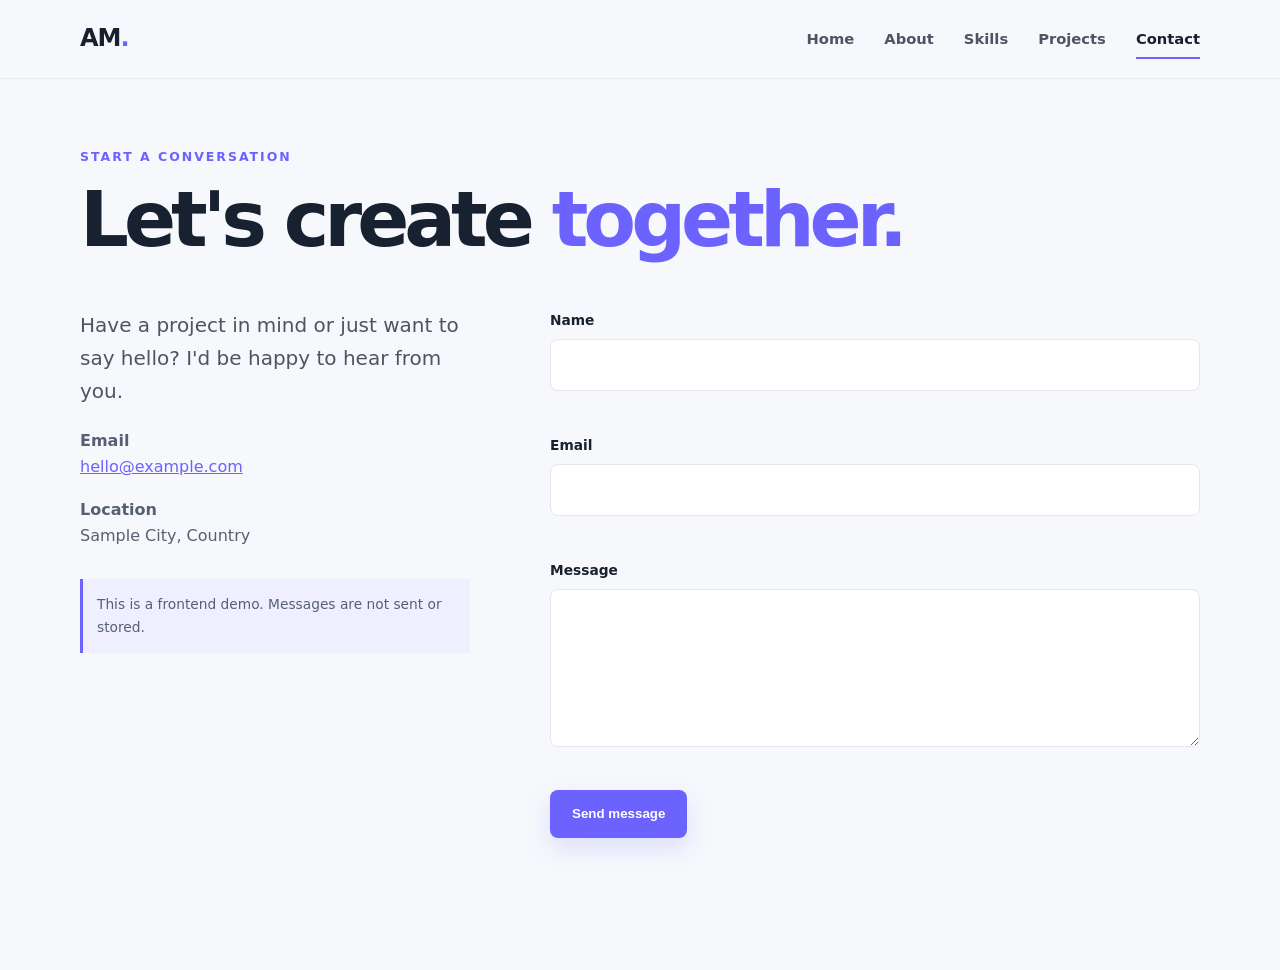
<file: contact.html>
<!doctype html>
<html lang="en">
<head>
  <meta charset="utf-8">
  <meta name="viewport" content="width=device-width, initial-scale=1">
  <meta name="description" content="Contact Alex Morgan.">
  <title>Contact | Alex Morgan</title>
  <link rel="stylesheet" href="style.css">
</head>
<body>
  <header class="site-header">
    <nav class="nav container" aria-label="Primary navigation">
      <a class="brand" href="index.html" aria-label="Alex Morgan home">AM<span>.</span></a>
      <button class="nav-toggle" type="button" aria-expanded="false" aria-controls="nav-links">Menu</button>
      <div class="nav-links" id="nav-links">
        <a href="index.html">Home</a><a href="about.html">About</a><a href="skills.html">Skills</a>
        <a href="projects.html">Projects</a><a class="active" href="contact.html" aria-current="page">Contact</a>
      </div>
    </nav>
  </header>
  <main class="container page">
    <header class="page-header">
      <p class="eyebrow">Start a conversation</p>
      <h1>Let's create <span>together.</span></h1>
    </header>
    <section class="contact-grid">
      <div class="contact-details">
        <p class="lead">Have a project in mind or just want to say hello? I'd be happy to hear from you.</p>
        <p><strong>Email</strong><br><a href="mailto:hello@example.com">hello@example.com</a></p>
        <p><strong>Location</strong><br>Sample City, Country</p>
        <p class="form-note">This is a frontend demo. Messages are not sent or stored.</p>
      </div>
      <form id="contact-form" novalidate>
        <div class="field">
          <label for="name">Name</label>
          <input id="name" name="name" type="text" autocomplete="name" required>
          <span class="error" id="name-error"></span>
        </div>
        <div class="field">
          <label for="email">Email</label>
          <input id="email" name="email" type="email" autocomplete="email" required>
          <span class="error" id="email-error"></span>
        </div>
        <div class="field">
          <label for="message">Message</label>
          <textarea id="message" name="message" rows="5" required></textarea>
          <span class="error" id="message-error"></span>
        </div>
        <button class="button" type="submit">Send message</button>
        <p class="form-status" role="status" aria-live="polite"></p>
      </form>
    </section>
  </main>
  <script src="script.js"></script>
</body>
</html>
</file>
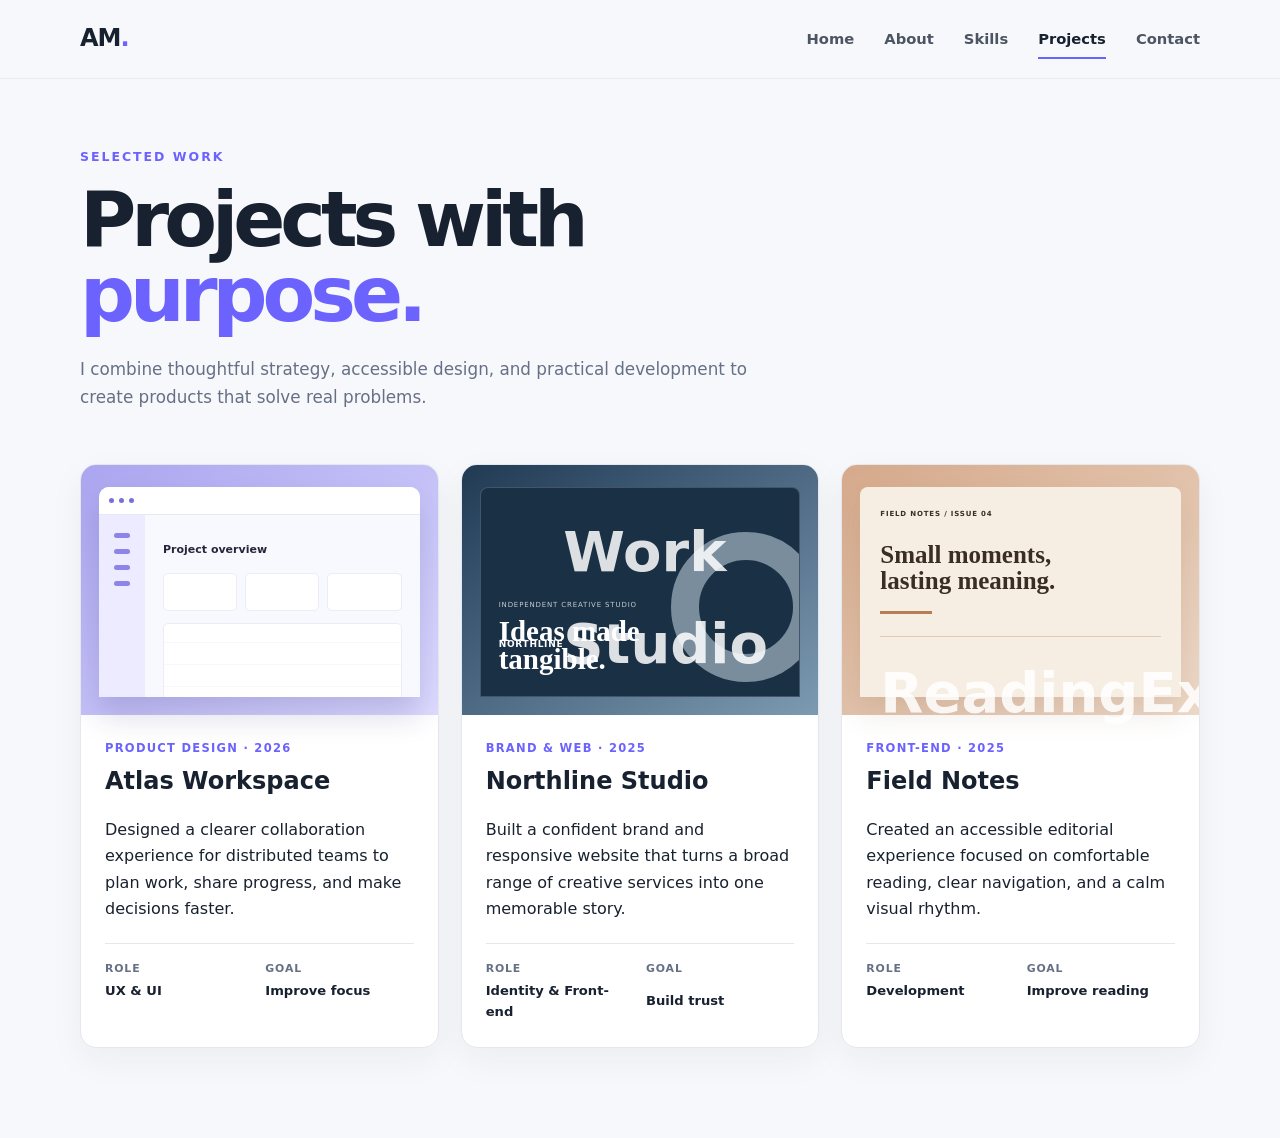
<file: projects.html>
<!doctype html>
<html lang="en">
<head>
  <meta charset="utf-8">
  <meta name="viewport" content="width=device-width, initial-scale=1">
  <meta name="description" content="Selected projects by Alex Morgan.">
  <title>Projects | Alex Morgan</title>
  <link rel="stylesheet" href="style.css">
</head>
<body>
  <header class="site-header">
    <nav class="nav container" aria-label="Primary navigation">
      <a class="brand" href="index.html" aria-label="Alex Morgan home">AM<span>.</span></a>
      <button class="nav-toggle" type="button" aria-expanded="false" aria-controls="nav-links">Menu</button>
      <div class="nav-links" id="nav-links">
        <a href="index.html">Home</a><a href="about.html">About</a><a href="skills.html">Skills</a>
        <a class="active" href="projects.html" aria-current="page">Projects</a><a href="contact.html">Contact</a>
      </div>
    </nav>
  </header>
  <main class="container page">
    <header class="page-header">
      <p class="eyebrow">Selected work</p>
      <h1>Projects with <span>purpose.</span></h1>
      <p class="page-intro">I combine thoughtful strategy, accessible design, and practical development to create products that solve real problems.</p>
    </header>
    <section class="project-grid" aria-label="Selected projects">
      <article class="project-card">
        <div class="project-visual visual-one" aria-label="Atlas Workspace dashboard preview">
          <div class="mockup-dashboard">
            <div class="mockup-top"><span></span><span></span><span></span></div>
            <div class="mockup-body">
              <aside><i></i><i></i><i></i><i></i></aside>
              <div class="mockup-main">
                <strong>Project overview</strong>
                <div class="mockup-stats"><b></b><b></b><b></b></div>
                <div class="mockup-chart"></div>
              </div>
            </div>
          </div>
        </div>
        <div class="project-content">
          <p class="tag">Product Design · 2026</p>
          <h2>Atlas Workspace</h2>
          <p>Designed a clearer collaboration experience for distributed teams to plan work, share progress, and make decisions faster.</p>
          <dl class="project-meta"><div><dt>Role</dt><dd>UX &amp; UI</dd></div><div><dt>Goal</dt><dd>Improve focus</dd></div></dl>
        </div>
      </article>
      <article class="project-card">
        <div class="project-visual visual-two" aria-label="Northline Studio website preview">
          <div class="mockup-brand">
            <div class="brand-nav"><strong>NORTHLINE</strong><span>Work &nbsp; Studio &nbsp; Contact</span></div>
            <div class="brand-hero"><small>Independent creative studio</small><b>Ideas made<br>tangible.</b></div>
            <div class="brand-shape"></div>
          </div>
        </div>
        <div class="project-content">
          <p class="tag">Brand &amp; Web · 2025</p>
          <h2>Northline Studio</h2>
          <p>Built a confident brand and responsive website that turns a broad range of creative services into one memorable story.</p>
          <dl class="project-meta"><div><dt>Role</dt><dd>Identity &amp; Front-end</dd></div><div><dt>Goal</dt><dd>Build trust</dd></div></dl>
        </div>
      </article>
      <article class="project-card">
        <div class="project-visual visual-three" aria-label="Field Notes reading interface preview">
          <div class="mockup-editorial">
            <p>FIELD NOTES / ISSUE 04</p>
            <h3>Small moments,<br>lasting meaning.</h3>
            <div class="editorial-line"></div>
            <div class="editorial-footer"><span>Reading 8 min</span><span>Explore →</span></div>
          </div>
        </div>
        <div class="project-content">
          <p class="tag">Front-end · 2025</p>
          <h2>Field Notes</h2>
          <p>Created an accessible editorial experience focused on comfortable reading, clear navigation, and a calm visual rhythm.</p>
          <dl class="project-meta"><div><dt>Role</dt><dd>Development</dd></div><div><dt>Goal</dt><dd>Improve reading</dd></div></dl>
        </div>
      </article>
    </section>
  </main>
  <script src="script.js"></script>
</body>
</html>
</file>
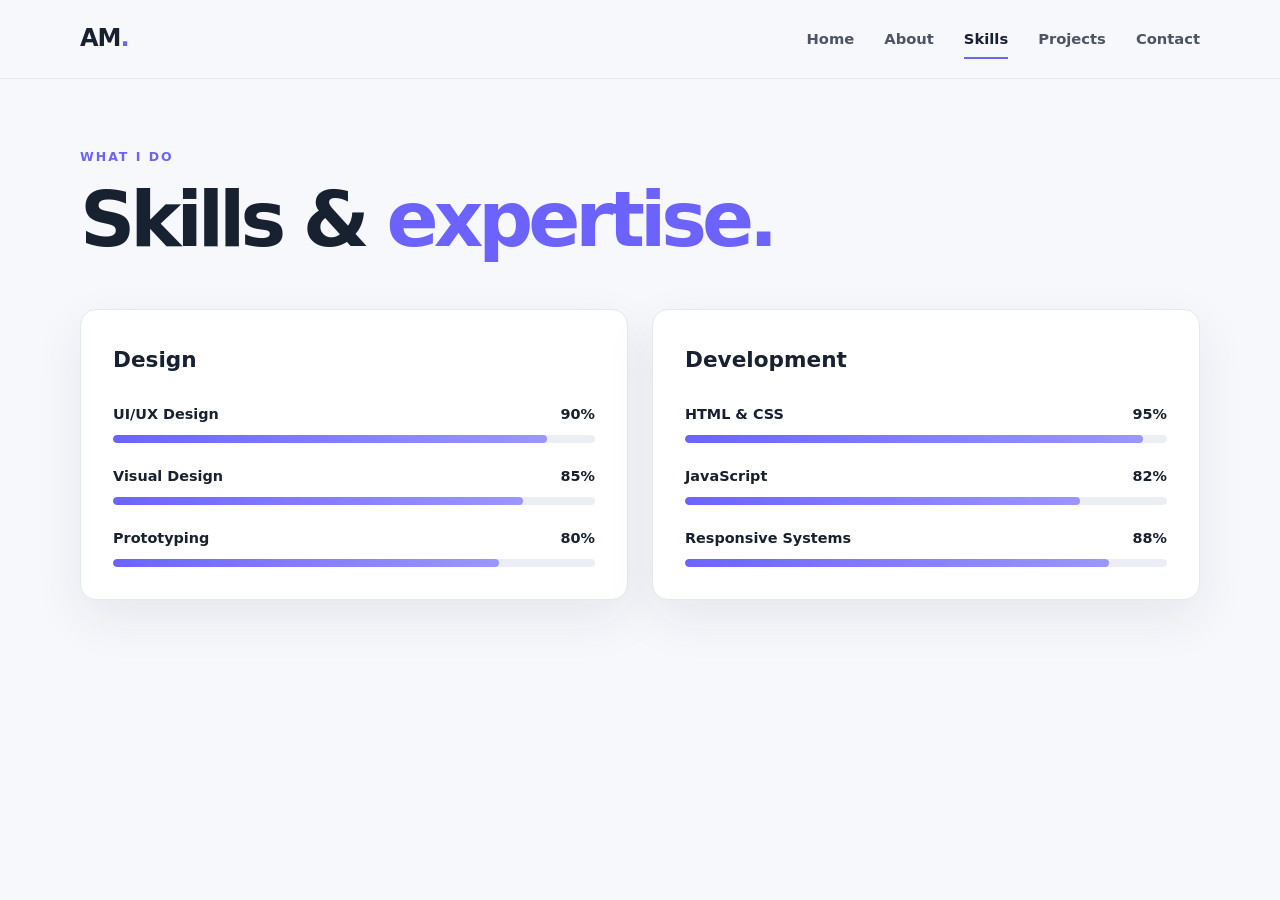
<file: skills.html>
<!doctype html>
<html lang="en">
<head>
  <meta charset="utf-8">
  <meta name="viewport" content="width=device-width, initial-scale=1">
  <meta name="description" content="Skills and expertise of Alex Morgan.">
  <title>Skills | Alex Morgan</title>
  <link rel="stylesheet" href="style.css">
</head>
<body>
  <header class="site-header">
    <nav class="nav container" aria-label="Primary navigation">
      <a class="brand" href="index.html" aria-label="Alex Morgan home">AM<span>.</span></a>
      <button class="nav-toggle" type="button" aria-expanded="false" aria-controls="nav-links">Menu</button>
      <div class="nav-links" id="nav-links">
        <a href="index.html">Home</a><a href="about.html">About</a>
        <a class="active" href="skills.html" aria-current="page">Skills</a><a href="projects.html">Projects</a><a href="contact.html">Contact</a>
      </div>
    </nav>
  </header>
  <main class="container page">
    <header class="page-header">
      <p class="eyebrow">What I do</p>
      <h1>Skills &amp; <span>expertise.</span></h1>
    </header>
    <section class="skills-grid" aria-label="Skill levels">
      <article class="skills-card">
        <h2>Design</h2>
        <div class="skill"><div class="skill-label"><span>UI/UX Design</span><span>90%</span></div><div class="progress" role="progressbar" aria-label="UI/UX Design" aria-valuemin="0" aria-valuemax="100" aria-valuenow="90"><span style="--level:90%"></span></div></div>
        <div class="skill"><div class="skill-label"><span>Visual Design</span><span>85%</span></div><div class="progress" role="progressbar" aria-label="Visual Design" aria-valuemin="0" aria-valuemax="100" aria-valuenow="85"><span style="--level:85%"></span></div></div>
        <div class="skill"><div class="skill-label"><span>Prototyping</span><span>80%</span></div><div class="progress" role="progressbar" aria-label="Prototyping" aria-valuemin="0" aria-valuemax="100" aria-valuenow="80"><span style="--level:80%"></span></div></div>
      </article>
      <article class="skills-card">
        <h2>Development</h2>
        <div class="skill"><div class="skill-label"><span>HTML &amp; CSS</span><span>95%</span></div><div class="progress" role="progressbar" aria-label="HTML and CSS" aria-valuemin="0" aria-valuemax="100" aria-valuenow="95"><span style="--level:95%"></span></div></div>
        <div class="skill"><div class="skill-label"><span>JavaScript</span><span>82%</span></div><div class="progress" role="progressbar" aria-label="JavaScript" aria-valuemin="0" aria-valuemax="100" aria-valuenow="82"><span style="--level:82%"></span></div></div>
        <div class="skill"><div class="skill-label"><span>Responsive Systems</span><span>88%</span></div><div class="progress" role="progressbar" aria-label="Responsive Systems" aria-valuemin="0" aria-valuemax="100" aria-valuenow="88"><span style="--level:88%"></span></div></div>
      </article>
    </section>
  </main>
  <script src="script.js"></script>
</body>
</html>
</file>
<file: style.css>
:root {
  --ink: #18212f;
  --muted: #667085;
  --accent: #6c63ff;
  --accent-dark: #5047dc;
  --paper: #f7f8fc;
  --surface: #ffffff;
  --line: #e5e7ef;
  --shadow: 0 18px 50px rgba(24, 33, 47, .08);
}

* { box-sizing: border-box; }
html { scroll-behavior: smooth; }
body {
  margin: 0;
  min-height: 100vh;
  color: var(--ink);
  background: var(--paper);
  font-family: Inter, ui-sans-serif, system-ui, -apple-system, BlinkMacSystemFont, "Segoe UI", sans-serif;
  line-height: 1.65;
}
img { max-width: 100%; display: block; }
a { color: inherit; }
.container { width: min(1120px, calc(100% - 40px)); margin-inline: auto; }
.site-header { background: rgba(247, 248, 252, .94); border-bottom: 1px solid rgba(229, 231, 239, .8); position: sticky; top: 0; z-index: 20; backdrop-filter: blur(12px); }
.nav { height: 78px; display: flex; align-items: center; justify-content: space-between; }
.brand { font-size: 1.5rem; font-weight: 900; text-decoration: none; letter-spacing: -.04em; }
.brand span, h1 span { color: var(--accent); }
.nav-links { display: flex; align-items: center; gap: 30px; }
.nav-links a { text-decoration: none; color: #4d5563; font-size: .92rem; font-weight: 700; position: relative; }
.nav-links a::after { content: ""; position: absolute; left: 0; right: 100%; bottom: -8px; height: 2px; background: var(--accent); transition: right .2s ease; }
.nav-links a:hover::after, .nav-links a.active::after { right: 0; }
.nav-links a.active { color: var(--ink); }
.nav-toggle { display: none; border: 0; background: transparent; color: var(--ink); font-weight: 800; }

.hero { min-height: 610px; display: grid; grid-template-columns: 1.15fr .85fr; align-items: center; gap: 72px; padding-block: 70px; }
.eyebrow { margin: 0 0 14px; color: var(--accent); font-size: .78rem; font-weight: 900; letter-spacing: .16em; text-transform: uppercase; }
h1 { margin: 0; font-size: clamp(3rem, 7vw, 5.8rem); line-height: .98; letter-spacing: -.065em; }
.hero h1 { max-width: 680px; }
.lead { color: #4d5563; font-size: clamp(1.05rem, 2vw, 1.25rem); }
.hero-copy .lead { max-width: 590px; margin: 28px 0 32px; }
.button-row { display: flex; flex-wrap: wrap; gap: 12px; }
.button { min-height: 48px; display: inline-flex; align-items: center; justify-content: center; border: 0; border-radius: 8px; padding: 12px 22px; background: var(--accent); color: #fff; text-decoration: none; font-weight: 800; cursor: pointer; box-shadow: 0 10px 24px rgba(108, 99, 255, .18); transition: transform .18s ease, background .18s ease; }
.button:hover { background: var(--accent-dark); transform: translateY(-2px); }
.button-secondary { color: var(--ink); background: var(--surface); border: 1px solid var(--line); box-shadow: none; }
.button-secondary:hover { background: #f0f1f7; }
.portrait-wrap { aspect-ratio: 4 / 5; max-width: 390px; width: 100%; justify-self: end; border-radius: 48% 48% 24px 24px; overflow: hidden; background: linear-gradient(145deg, #dddafc, #aaa4ed); box-shadow: var(--shadow); }
.portrait-wrap img { width: 100%; height: 100%; object-fit: cover; }
.portrait-fallback { height: 100%; display: grid; place-items: center; color: #fff; font-size: 5rem; font-weight: 900; background: linear-gradient(145deg, #7770dc, #aaa5ef); }
.portrait-fallback[hidden] { display: none; }
.highlights { display: grid; grid-template-columns: repeat(3, 1fr); border-top: 1px solid var(--line); }
.highlights article { display: flex; align-items: baseline; gap: 12px; padding: 28px 24px; border-right: 1px solid var(--line); }
.highlights article:last-child { border-right: 0; }
.highlights strong { color: var(--accent); font-size: 1.7rem; }
.highlights span { color: var(--muted); font-size: .88rem; }

.page { padding-block: 68px 90px; }
.page-header { margin-bottom: 52px; }
.page-header h1 { max-width: 850px; font-size: clamp(3rem, 6vw, 5.2rem); }
.page-intro { max-width: 680px; margin: 24px 0 0; color: var(--muted); font-size: 1.05rem; }
.about-grid { display: grid; grid-template-columns: 360px 1fr; gap: 70px; align-items: center; }
.portrait-small { max-width: 360px; justify-self: start; }
.about-copy .lead { margin-top: 0; }
.about-copy p { max-width: 650px; color: #566071; }
.text-link { display: inline-block; margin-top: 12px; color: var(--accent); font-weight: 800; text-decoration: none; }
.text-link span { margin-left: 6px; }
.skills-grid { display: grid; grid-template-columns: repeat(2, 1fr); gap: 24px; }
.skills-card { background: var(--surface); border: 1px solid var(--line); border-radius: 16px; padding: 32px; box-shadow: var(--shadow); }
.skills-card h2 { margin: 0 0 26px; font-size: 1.35rem; }
.skill + .skill { margin-top: 22px; }
.skill-label { display: flex; justify-content: space-between; margin-bottom: 8px; font-size: .9rem; font-weight: 750; }
.progress { height: 8px; border-radius: 99px; background: #eceef5; overflow: hidden; }
.progress span { display: block; height: 100%; width: var(--level); border-radius: inherit; background: linear-gradient(90deg, var(--accent), #9b96ff); }

.project-grid { display: grid; grid-template-columns: repeat(3, 1fr); gap: 22px; }
.project-card { overflow: hidden; background: var(--surface); border: 1px solid var(--line); border-radius: 16px; box-shadow: 0 12px 35px rgba(24,33,47,.05); }
.project-visual { height: 250px; display: flex; align-items: flex-end; padding: 18px; background: linear-gradient(145deg, #aaa5ef, #dedcff); }
.project-visual span { color: rgba(255,255,255,.85); font-size: 3.5rem; font-weight: 900; }
.visual-two { background: linear-gradient(145deg, #203a54, #7d9ab3); }
.visual-three { background: linear-gradient(145deg, #d5a98b, #eedac9); }
.project-content { padding: 24px; }
.project-content h2 { margin: 4px 0 8px; }
.project-content p:last-child { margin: 0; color: var(--muted); }
.project-meta { display: grid; grid-template-columns: 1fr 1fr; gap: 12px; margin: 20px 0 0; padding-top: 16px; border-top: 1px solid var(--line); }
.project-meta div { display: grid; gap: 2px; }
.project-meta dt { color: var(--muted); font-size: .68rem; font-weight: 800; text-transform: uppercase; letter-spacing: .08em; }
.project-meta dd { margin: 0; font-size: .82rem; font-weight: 800; }

.mockup-dashboard { width: 100%; height: 210px; border-radius: 10px 10px 0 0; overflow: hidden; background: #f8f8ff; color: #25263a; box-shadow: 0 18px 30px rgba(45,39,120,.18); }
.mockup-top { height: 28px; display: flex; align-items: center; gap: 5px; padding: 0 10px; background: #fff; border-bottom: 1px solid #e8e8f2; }
.mockup-top span { width: 5px; height: 5px; border-radius: 50%; background: #7770dc; }
.mockup-body { display: grid; grid-template-columns: 46px 1fr; height: calc(100% - 28px); }
.mockup-body aside { display: flex; flex-direction: column; align-items: center; gap: 11px; padding-top: 18px; background: #ecebff; }
.mockup-body aside i { width: 16px; height: 5px; border-radius: 10px; background: #8b84e9; }
.mockup-main { padding: 20px 18px; }
.mockup-main strong { font-size: 11px; }
.mockup-stats { display: grid; grid-template-columns: repeat(3, 1fr); gap: 8px; margin: 12px 0; }
.mockup-stats b { height: 38px; border-radius: 5px; background: #fff; border: 1px solid #ececf5; }
.mockup-chart { height: 86px; border-radius: 5px; background: repeating-linear-gradient(0deg, #fff, #fff 21px, #f0eff8 22px), linear-gradient(135deg, transparent 48%, #7770dc 49% 51%, transparent 52%); border: 1px solid #ececf5; }

.mockup-brand { position: relative; width: 100%; height: 210px; padding: 18px 18px 14px; overflow: hidden; border: 1px solid rgba(255,255,255,.18); border-radius: 8px 8px 0 0; color: #fff; background: #1a3045; }
.brand-nav { display: flex; justify-content: space-between; align-items: center; font-size: 7px; position: relative; z-index: 2; }
.brand-nav strong { font-size: 9px; letter-spacing: .08em; }
.brand-hero { position: absolute; left: 18px; bottom: 22px; z-index: 2; display: grid; gap: 7px; }
.brand-hero small { font-size: 7px; text-transform: uppercase; letter-spacing: .12em; opacity: .75; }
.brand-hero b { font-family: Georgia, serif; font-size: 29px; line-height: .95; }
.brand-shape { position: absolute; width: 150px; height: 150px; right: -22px; top: 44px; border: 28px solid #a3b5c4; border-radius: 50%; opacity: .7; }

.mockup-editorial { width: 100%; height: 210px; padding: 22px 20px 14px; border-radius: 8px 8px 0 0; color: #392d24; background: #f7eee3; box-shadow: 0 16px 30px rgba(104,75,52,.12); }
.mockup-editorial p { margin: 0 0 22px; font-size: 7px; font-weight: 900; letter-spacing: .12em; }
.mockup-editorial h3 { margin: 0; font-family: Georgia, serif; font-size: 25px; line-height: 1.02; }
.editorial-line { width: 52px; height: 3px; margin-top: 18px; background: #b77d57; }
.editorial-footer { display: flex; justify-content: space-between; margin-top: 22px; padding-top: 10px; border-top: 1px solid #dccbb8; font-size: 7px; font-weight: 800; }
.tag { margin: 0; color: var(--accent); font-size: .72rem; font-weight: 900; letter-spacing: .11em; text-transform: uppercase; }

.contact-grid { display: grid; grid-template-columns: .75fr 1.25fr; gap: 80px; }
.contact-details { color: #566071; }
.contact-details .lead { margin-top: 0; }
.contact-details a { color: var(--accent); }
.form-note { margin-top: 30px; padding: 14px; border-left: 3px solid var(--accent); background: #efefff; font-size: .86rem; }
form { display: grid; gap: 18px; }
.field { display: grid; gap: 7px; }
.field label { font-size: .86rem; font-weight: 800; }
.field input, .field textarea { width: 100%; border: 1px solid var(--line); border-radius: 8px; background: var(--surface); color: var(--ink); font: inherit; padding: 12px 14px; outline: none; }
.field textarea { resize: vertical; }
.field input:focus, .field textarea:focus { border-color: var(--accent); box-shadow: 0 0 0 3px rgba(108,99,255,.12); }
.field input.invalid, .field textarea.invalid { border-color: #c83e54; }
.error { min-height: 18px; color: #b52a40; font-size: .78rem; }
.form-status { min-height: 24px; margin: 0; color: #3a7d55; font-weight: 800; }
form .button { justify-self: start; }

:focus-visible { outline: 3px solid #f5a623; outline-offset: 3px; }

@media (max-width: 820px) {
  .container { width: min(100% - 32px, 1120px); }
  .nav { height: 68px; }
  .nav-toggle { display: block; }
  .nav-links { display: none; position: absolute; left: 16px; right: 16px; top: 68px; padding: 16px; flex-direction: column; align-items: stretch; gap: 4px; background: var(--surface); border: 1px solid var(--line); border-radius: 12px; box-shadow: var(--shadow); }
  .nav-links.open { display: flex; }
  .nav-links a { padding: 9px 10px; }
  .nav-links a::after { display: none; }
  .hero { min-height: auto; grid-template-columns: 1fr; gap: 42px; padding-block: 54px; }
  .portrait-wrap { justify-self: center; max-width: 320px; }
  .highlights { grid-template-columns: 1fr; }
  .highlights article { border-right: 0; border-bottom: 1px solid var(--line); }
  .highlights article:last-child { border-bottom: 0; }
  .about-grid { grid-template-columns: 1fr; gap: 36px; }
  .portrait-small { max-width: 300px; }
  .skills-grid, .project-grid, .contact-grid { grid-template-columns: 1fr; }
  .contact-grid { gap: 38px; }
  .project-visual { height: 220px; }
}
@media (max-width: 480px) {
  h1 { font-size: 2.8rem; }
  .page-header h1 { font-size: 3rem; }
  .hero { padding-top: 42px; }
  .button-row { flex-direction: column; }
  .button-row .button { width: 100%; }
  .page { padding-block: 46px 70px; }
  .skills-card { padding: 24px 20px; }
}
@media (prefers-reduced-motion: reduce) {
  * { scroll-behavior: auto !important; transition: none !important; }
}
</file>
